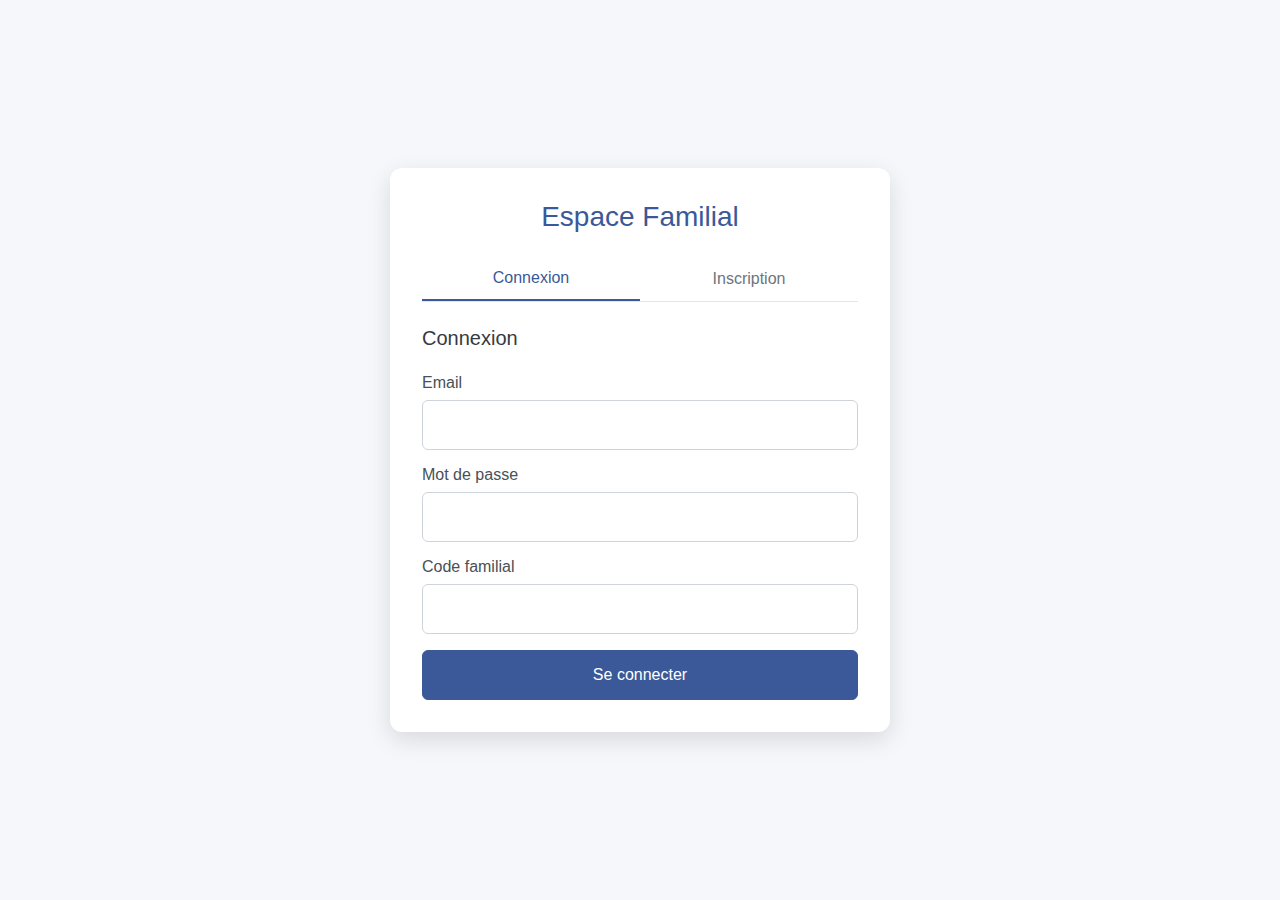
<file: login.html>
<!-- login.html -->
<!DOCTYPE html>
<html lang="fr">
<head>
    <meta charset="UTF-8">
    <meta name="viewport" content="width=device-width, initial-scale=1.0">
    <title>Espace Familial - Connexion</title>
    <link rel="stylesheet" href="assets/css/styles.css">
    <link rel="stylesheet" href="assets/css/login.css">
</head>
<body>
    <div class="container">
        <div class="auth-container">
            <h1>Espace Familial</h1>
            <div class="tabs">
                <button id="login-tab" class="tab active">Connexion</button>
                <button id="register-tab" class="tab">Inscription</button>
            </div>
            
            <div id="login-form" class="auth-form">
                <h2>Connexion</h2>
                <form id="signin-form">
                    <div class="form-group">
                        <label for="login-email">Email</label>
                        <input type="email" id="login-email" required>
                    </div>
                    <div class="form-group">
                        <label for="login-password">Mot de passe</label>
                        <input type="password" id="login-password" required>
                    </div>
                    <div class="form-group">
                        <label for="login-family-code">Code familial</label>
                        <input type="text" id="login-family-code" required>
                    </div>
                    <button type="submit" class="btn btn-primary">Se connecter</button>
                </form>
            </div>
            
            <div id="register-form" class="auth-form hidden">
                <h2>Inscription</h2>
                <form id="signup-form">
                    <div class="form-group">
                        <label for="register-email">Email</label>
                        <input type="email" id="register-email" required>
                    </div>
                    <div class="form-group">
                        <label for="register-password">Mot de passe</label>
                        <input type="password" id="register-password" required>
                    </div>
                    <div class="form-group">
                        <label for="register-name">Nom complet</label>
                        <input type="text" id="register-name" required>
                    </div>
                    <div class="form-group family-code-section">
                        <div class="radio-group">
                            <input type="radio" id="join-family" name="family-option" value="join" checked>
                            <label for="join-family">Rejoindre une famille</label>
                            <input type="radio" id="create-family" name="family-option" value="create">
                            <label for="create-family">Créer une famille</label>
                        </div>
                        
                        <div id="join-family-section">
                            <label for="register-family-code">Code familial</label>
                            <input type="text" id="register-family-code">
                        </div>
                        
                        <div id="create-family-section" class="hidden">
                            <label for="family-name">Nom de la famille</label>
                            <input type="text" id="family-name">
                        </div>
                    </div>
                    <button type="submit" class="btn btn-primary">S'inscrire</button>
                </form>
            </div>
        </div>
    </div>

    <!-- Scripts Firebase -->
    <!-- <script src="https://www.gstatic.com/firebasejs/8.10.1/firebase-app.js"></script>
    <script src="https://www.gstatic.com/firebasejs/8.10.1/firebase-auth.js"></script>
    <script src="https://www.gstatic.com/firebasejs/8.10.1/firebase-firestore.js"></script>
     -->
    <!-- Scripts de l'application -->
    <!-- <script src="assets/js/firebase-config.js"></script> -->
    <script src="assets/js/auth.js"></script>
</body>
</html>
</file>
<file: assets/css/styles.css>
/* styles.css - Feuille de style principale */

/* Variables globales */
:root {
    --primary-color: #4285F4;
    --secondary-color: #34A853;
    --accent-color: #EA4335;
    --light-color: #f8f9fa;
    --dark-color: #343a40;
    --border-color: #dee2e6;
    --text-color: #212529;
    --shadow: 0 2px 4px rgba(0, 0, 0, 0.1);
    --border-radius: 4px;
  }
  
  /* Reset et règles de base */
  * {
    box-sizing: border-box;
    margin: 0;
    padding: 0;
  }
  
  html, body {
    height: 100%;
    font-family: 'Roboto', 'Segoe UI', Arial, sans-serif;
    color: var(--text-color);
    background-color: #f5f5f5;
  }
  
  body {
    display: flex;
    flex-direction: column;
  }
  
  main {
    flex: 1;
    padding: 20px;
  }
  
  /* Typographie */
  h1, h2, h3, h4, h5, h6 {
    margin-bottom: 1rem;
    font-weight: 500;
    line-height: 1.2;
  }
  
  p {
    margin-bottom: 1rem;
  }
  
  /* Navigation */
  header {
    background-color: white;
    box-shadow: var(--shadow);
  }
  
  .main-nav {
    display: flex;
    justify-content: space-between;
    align-items: center;
    padding: 0.5rem 1rem;
    flex-wrap: wrap;
  }
  
  .logo h1 {
    color: var(--primary-color);
    font-size: 1.5rem;
    margin: 0;
  }
  
  .nav-links {
    display: flex;
    list-style: none;
    margin: 0;
    padding: 0;
  }
  
  .nav-links li {
    margin: 0 0.5rem;
  }
  
  .nav-links a {
    display: block;
    padding: 0.5rem;
    color: var(--text-color);
    text-decoration: none;
    border-bottom: 2px solid transparent;
    transition: all 0.3s ease;
  }
  
  .nav-links a:hover {
    color: var(--primary-color);
  }
  
  .nav-links a.active {
    color: var(--primary-color);
    border-bottom: 2px solid var(--primary-color);
  }
  
  .user-menu {
    display: flex;
    align-items: center;
  }
  
  .user-info {
    display: flex;
    align-items: center;
    margin-right: 1rem;
  }
  
  #user-avatar {
    height: 32px;
    width: 32px;
    border-radius: 50%;
    object-fit: cover;
    margin-right: 0.5rem;
  }
  
  /* Boutons */
  .btn {
    display: inline-block;
    font-weight: 400;
    text-align: center;
    white-space: nowrap;
    vertical-align: middle;
    user-select: none;
    border: 1px solid transparent;
    padding: 0.375rem 0.75rem;
    font-size: 1rem;
    line-height: 1.5;
    border-radius: var(--border-radius);
    transition: color 0.15s ease-in-out, background-color 0.15s ease-in-out, border-color 0.15s ease-in-out;
    cursor: pointer;
  }
  
  .btn-primary {
    color: #fff;
    background-color: var(--primary-color);
    border-color: var(--primary-color);
  }
  
  .btn-primary:hover {
    background-color: #3367d6;
    border-color: #3367d6;
  }
  
  .btn-secondary {
    color: #fff;
    background-color: #6c757d;
    border-color: #6c757d;
  }
  
  .btn-secondary:hover {
    background-color: #5a6268;
    border-color: #545b62;
  }
  
  .btn-danger {
    color: #fff;
    background-color: var(--accent-color);
    border-color: var(--accent-color);
  }
  
  .btn-danger:hover {
    background-color: #d32f2f;
    border-color: #d32f2f;
  }
  
  .btn-sm {
    padding: 0.25rem 0.5rem;
    font-size: 0.875rem;
  }
  
  .btn-icon {
    display: flex;
    align-items: center;
    gap: 0.25rem;
  }
  
  /* Formulaires */
  .form-group {
    margin-bottom: 1rem;
  }
  
  .form-group label {
    display: block;
    margin-bottom: 0.5rem;
    font-weight: 500;
  }
  
  .form-group input,
  .form-group select,
  .form-group textarea {
    display: block;
    width: 100%;
    padding: 0.375rem 0.75rem;
    font-size: 1rem;
    line-height: 1.5;
    color: var(--text-color);
    background-color: #fff;
    background-clip: padding-box;
    border: 1px solid var(--border-color);
    border-radius: var(--border-radius);
    transition: border-color 0.15s ease-in-out;
  }
  
  .form-group input:focus,
  .form-group select:focus,
  .form-group textarea:focus {
    border-color: var(--primary-color);
    outline: 0;
  }
  
  .form-row {
    display: flex;
    gap: 1rem;
  }
  
  .form-row .form-group {
    flex: 1;
  }
  
  .form-buttons {
    display: flex;
    gap: 0.5rem;
    margin-top: 1rem;
  }
  
  .checkbox-group {
    display: flex;
    align-items: center;
    gap: 0.5rem;
  }
  
  .checkbox-group input[type="checkbox"] {
    width: auto;
  }
  
  .radio-group {
    display: flex;
    align-items: center;
    gap: 1rem;
    margin-bottom: 0.5rem;
  }
  
  .radio-group input[type="radio"] {
    width: auto;
  }
  
  /* Modals */
  .modal {
    position: fixed;
    top: 0;
    left: 0;
    width: 100%;
    height: 100%;
    background-color: rgba(0, 0, 0, 0.5);
    display: flex;
    align-items: center;
    justify-content: center;
    z-index: 1000;
  }
  
  .modal-content {
    background-color: #fff;
    padding: 2rem;
    border-radius: var(--border-radius);
    max-width: 500px;
    width: 100%;
    max-height: 90vh;
    overflow-y: auto;
    position: relative;
  }
  
  .close-btn {
    position: absolute;
    top: 1rem;
    right: 1rem;
    font-size: 1.5rem;
    cursor: pointer;
    color: var(--dark-color);
  }
  
  /* Utilitaires */
  .hidden {
    display: none !important;
  }
  
  .loading-message {
    text-align: center;
    padding: 2rem;
    color: var(--dark-color);
  }
  
  /* Page d'accueil */
  .home-container {
    max-width: 1200px;
    margin: 0 auto;
  }
  
  .welcome-section {
    background-color: #fff;
    padding: 2rem;
    border-radius: var(--border-radius);
    margin-bottom: 2rem;
    text-align: center;
    box-shadow: var(--shadow);
  }
  
  .family-members {
    background-color: #fff;
    padding: 1.5rem;
    border-radius: var(--border-radius);
    margin-bottom: 2rem;
    box-shadow: var(--shadow);
  }
  
  .family-members h3 {
    margin-bottom: 1.5rem;
  }
  
  .members-grid {
    display: grid;
    grid-template-columns: repeat(auto-fill, minmax(100px, 1fr));
    gap: 1rem;
    list-style: none;
  }
  
  .member-item {
    text-align: center;
  }
  
  .member-item a {
    text-decoration: none;
    color: var(--text-color);
  }
  
  .member-avatar {
    width: 60px;
    height: 60px;
    border-radius: 50%;
    overflow: hidden;
    margin: 0 auto 0.5rem;
  }
  
  .member-avatar img {
    width: 100%;
    height: 100%;
    object-fit: cover;
  }
  
  .member-name {
    font-size: 0.9rem;
    font-weight: 500;
  }
  
  .home-sections {
    display: grid;
    grid-template-columns: repeat(auto-fit, minmax(300px, 1fr));
    gap: 1.5rem;
    margin-bottom: 2rem;
  }
  
  .home-section {
    background-color: #fff;
    padding: 1.5rem;
    border-radius: var(--border-radius);
    box-shadow: var(--shadow);
  }
  
  .home-section h3 {
    margin-bottom: 1rem;
  }
  
  .photos-preview {
    display: grid;
    grid-template-columns: repeat(2, 1fr);
    gap: 0.5rem;
    margin-bottom: 1rem;
  }
  
  .photo-item {
    aspect-ratio: 1/1;
    overflow: hidden;
    border-radius: 4px;
  }
  
  .photo-item img {
    width: 100%;
    height: 100%;
    object-fit: cover;
  }
  
  .posts-preview {
    margin-bottom: 1rem;
  }
  
  .post-item {
    border-bottom: 1px solid var(--border-color);
    padding-bottom: 1rem;
    margin-bottom: 1rem;
  }
  
  .post-item:last-child {
    border-bottom: none;
    margin-bottom: 0;
  }
  
  .post-header {
    display: flex;
    align-items: center;
    margin-bottom: 0.5rem;
  }
  
  .post-avatar {
    width: 40px;
    height: 40px;
    border-radius: 50%;
    margin-right: 0.5rem;
    object-fit: cover;
  }
  
  .post-author {
    font-weight: 500;
  }
  
  .post-date {
    font-size: 0.8rem;
    color: #666;
  }
  
  .post-content {
    margin-bottom: 0.5rem;
  }
  
  .post-image-preview {
    margin-top: 0.5rem;
    max-height: 150px;
    overflow: hidden;
    border-radius: 4px;
  }
  
  .post-image-preview img {
    width: 100%;
    object-fit: cover;
  }
  
  .post-link {
    display: block;
    text-align: right;
    color: var(--primary-color);
    text-decoration: none;
    font-size: 0.9rem;
  }
  
  .events-preview {
    margin-bottom: 1rem;
  }
  
  .event-item {
    display: flex;
    gap: 1rem;
    margin-bottom: 1rem;
    padding-bottom: 1rem;
    border-bottom: 1px solid var(--border-color);
  }
  
  .event-item:last-child {
    border-bottom: none;
    margin-bottom: 0;
  }
  
  .event-date {
    flex: 0 0 100px;
    font-weight: 500;
  }
  
  .event-details {
    flex: 1;
  }
  
  .event-title {
    margin-bottom: 0.25rem;
  }
  
  .event-description {
    font-size: 0.9rem;
    color: #666;
  }
  
  /* Footer */
  footer {
    background-color: #f8f9fa;
    padding: 1rem;
    text-align: center;
    border-top: 1px solid var(--border-color);
    margin-top: auto;
  }
  
  /* Responsive */
  @media (max-width: 768px) {
    .main-nav {
      flex-direction: column;
    }
    
    .logo {
      margin-bottom: 1rem;
    }
    
    .nav-links {
      margin: 1rem 0;
      width: 100%;
      justify-content: space-between;
    }
    
    .user-menu {
      width: 100%;
      justify-content: space-between;
    }
    
    .form-row {
      flex-direction: column;
      gap: 0;
    }
    
    .home-sections {
      grid-template-columns: 1fr;
    }
  }
</file>
<file: assets/css/login.css>
/* assets/css/login.css */

/* Structure principale de la page de connexion */
.container {
    display: flex;
    justify-content: center;
    align-items: center;
    min-height: 100vh;
    background-color: #f5f7fa;
    padding: 20px;
}

.auth-container {
    width: 100%;
    max-width: 500px;
    background-color: #ffffff;
    border-radius: 12px;
    box-shadow: 0 8px 24px rgba(0, 0, 0, 0.12);
    padding: 32px;
}

.auth-container h1 {
    text-align: center;
    margin-bottom: 24px;
    color: #3b5998;
    font-size: 28px;
}

/* Onglets de navigation */
.tabs {
    display: flex;
    margin-bottom: 24px;
    border-bottom: 1px solid #e1e4e8;
}

.tab {
    flex: 1;
    background: none;
    border: none;
    padding: 12px;
    font-size: 16px;
    font-weight: 500;
    cursor: pointer;
    color: #6c757d;
    transition: all 0.3s ease;
}

.tab.active {
    color: #3b5998;
    border-bottom: 2px solid #3b5998;
}

.tab:hover:not(.active) {
    color: #4267b2;
    background-color: #f8f9fa;
}

/* Formulaires */
.auth-form {
    transition: opacity 0.3s ease, transform 0.3s ease;
}

.auth-form.hidden {
    display: none;
}

.auth-form h2 {
    margin-bottom: 24px;
    font-size: 20px;
    color: #343a40;
}

.form-group {
    margin-bottom: 16px;
}

.form-group label {
    display: block;
    margin-bottom: 8px;
    font-weight: 500;
    color: #495057;
}

.form-group input {
    width: 100%;
    padding: 12px;
    border: 1px solid #ced4da;
    border-radius: 6px;
    font-size: 16px;
    transition: border-color 0.2s ease;
}

.form-group input:focus {
    border-color: #4267b2;
    outline: none;
    box-shadow: 0 0 0 3px rgba(66, 103, 178, 0.15);
}

/* Section du code familial */
.family-code-section {
    border-top: 1px solid #e1e4e8;
    padding-top: 16px;
    margin-top: 16px;
}

.radio-group {
    display: flex;
    gap: 16px;
    margin-bottom: 16px;
}

.radio-group input[type="radio"] {
    margin-right: 8px;
}

#join-family-section,
#create-family-section {
    transition: opacity 0.3s ease, max-height 0.3s ease;
    overflow: hidden;
}

#join-family-section.hidden,
#create-family-section.hidden {
    max-height: 0;
    opacity: 0;
    margin: 0;
    padding: 0;
    display: none;
}

/* Boutons */
.btn {
    display: inline-block;
    font-weight: 500;
    text-align: center;
    white-space: nowrap;
    vertical-align: middle;
    user-select: none;
    border: 1px solid transparent;
    padding: 12px 20px;
    font-size: 16px;
    line-height: 1.5;
    border-radius: 6px;
    transition: all 0.2s ease-in-out;
    cursor: pointer;
    width: 100%;
}

.btn-primary {
    color: #fff;
    background-color: #3b5998;
    border-color: #3b5998;
}

.btn-primary:hover {
    background-color: #4267b2;
    border-color: #4267b2;
}

.btn-secondary {
    color: #fff;
    background-color: #6c757d;
    border-color: #6c757d;
}

.btn-secondary:hover {
    background-color: #5a6268;
    border-color: #545b62;
}

/* Responsive */
@media (max-width: 576px) {
    .auth-container {
        padding: 24px 16px;
    }
    
    .radio-group {
        flex-direction: column;
        gap: 8px;
    }
}
</file>
